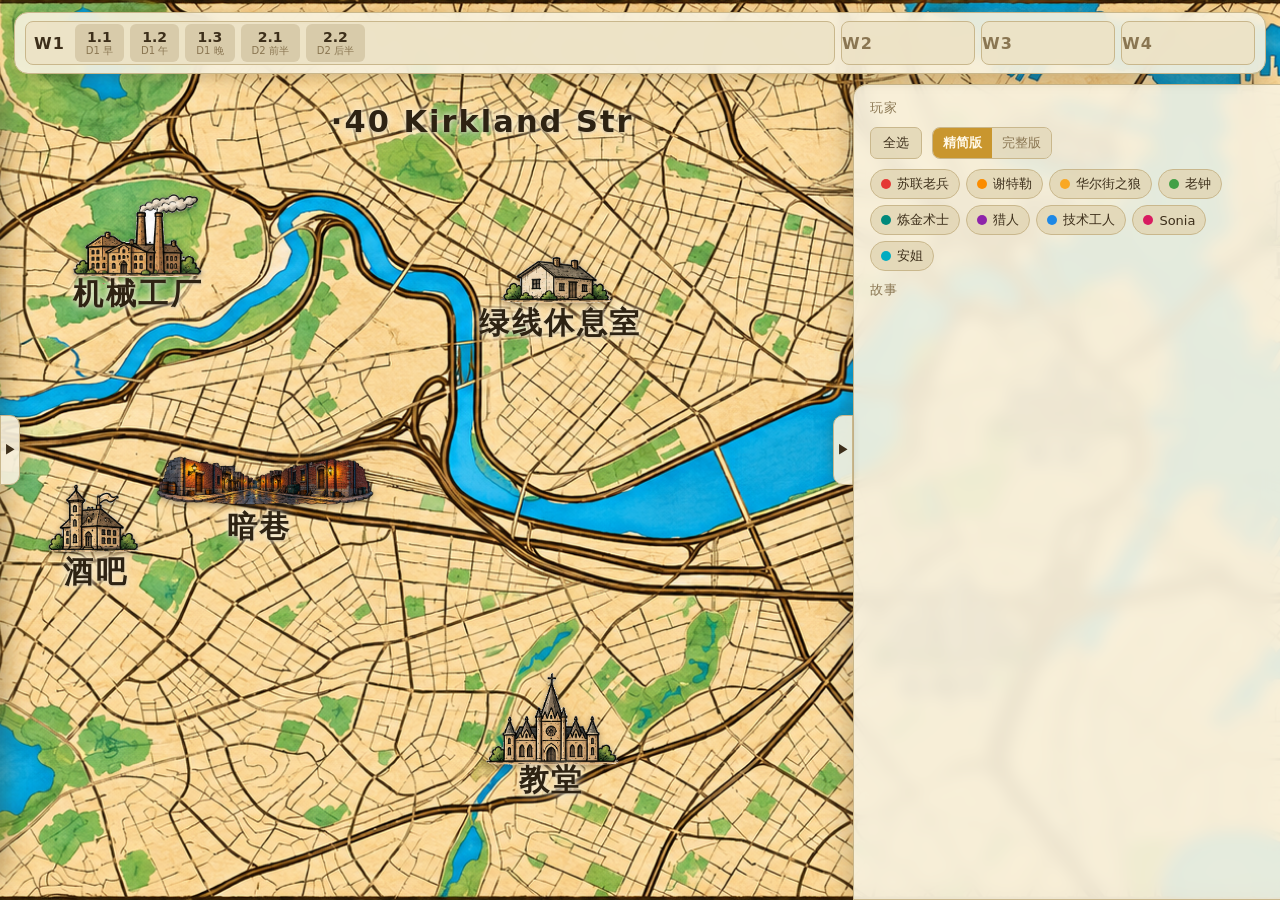
<file: index.html>
<!DOCTYPE html>
<html lang="zh-CN">
<head>
  <meta charset="UTF-8">
  <meta name="viewport" content="width=device-width, initial-scale=1.0">
  <title>圣状dnd</title>
  <link rel="stylesheet" href="css/style.css?v=1">
</head>
<body>
  <div id="mapStage">
    <div id="viewport">
      <div id="world">
        <img id="mapImg" src="波城地图.png" alt="波城地图">
      </div>
    </div>
    <div id="attrPanel"></div>
  </div>

  <header id="timelineBar"></header>

  <div id="boardPanel" class="collapsed">
    <div class="board-head">
      <span class="board-title">群众板</span>
      <div class="board-nav">
        <button id="boardPrev" class="btn" title="上一天">◀</button>
        <span id="boardDay">第 1 / 12 天</span>
        <button id="boardNext" class="btn" title="下一天">▶</button>
      </div>
      <span class="board-flex"></span>
      <button id="boardUndo" class="btn" title="撤销上一天">撤销</button>
      <button id="boardReset" class="btn" title="重置全部">重置</button>
      <button id="boardClose" class="board-close">✕</button>
    </div>
    <div class="board-hint">每天结算：先传播（知情×3，仅同阶级）→ 填加减（红/蓝/知情，可填数字或百分比）→ 得当天最终。共 12 天，◀▶ 可回看并修改历史。</div>
    <div class="board-total">总人口 500万 · 精英 15% · 学生 35% · 民众 50%</div>
    <div id="boardGroups"></div>
    <button id="boardSettle" class="btn primary board-settle">结算当天</button>
  </div>

  <button id="boardHandle" title="展开/收起群众板">▶</button>

  <aside id="sidebar">
      <div id="sidebarBody">
        <div class="sb-section-title">玩家</div>
        <div class="sb-row">
          <button id="selectAllBtn" class="btn">全选</button>
          <div class="seg" id="modeSeg">
            <button data-mode="concise" class="active">精简版</button>
            <button data-mode="full">完整版</button>
          </div>
        </div>
        <div id="playerList"></div>
        <div class="sb-section-title">故事</div>
        <div id="storyList"></div>
      </div>
    </aside>

  <button id="sidebarHandle" title="折叠/展开">▶</button>

  <div id="locationModal">
    <div class="loc-modal-card">
      <div class="lm-head">
        <button class="lm-back" id="lmBack" style="display:none">←</button>
        <h2 id="lmTitle"></h2>
        <button class="loc-modal-close" id="lmClose">✕</button>
      </div>
      <div id="lmBody">
        <div id="lmText"></div>
        <div id="lmScenes"></div>
        <div id="lmProducts"></div>
        <div id="lmStock"></div>
      </div>
      <div id="lmToast"></div>
    </div>
  </div>

  <script src="js/config.js"></script>
  <script src="js/scenes.js"></script>
  <script src="js/stories.js"></script>
  <script src="js/data.js"></script>
  <script src="js/board.js"></script>
  <script src="js/stock.js"></script>
  <script src="js/main.js"></script>
</body>
</html>
</file>
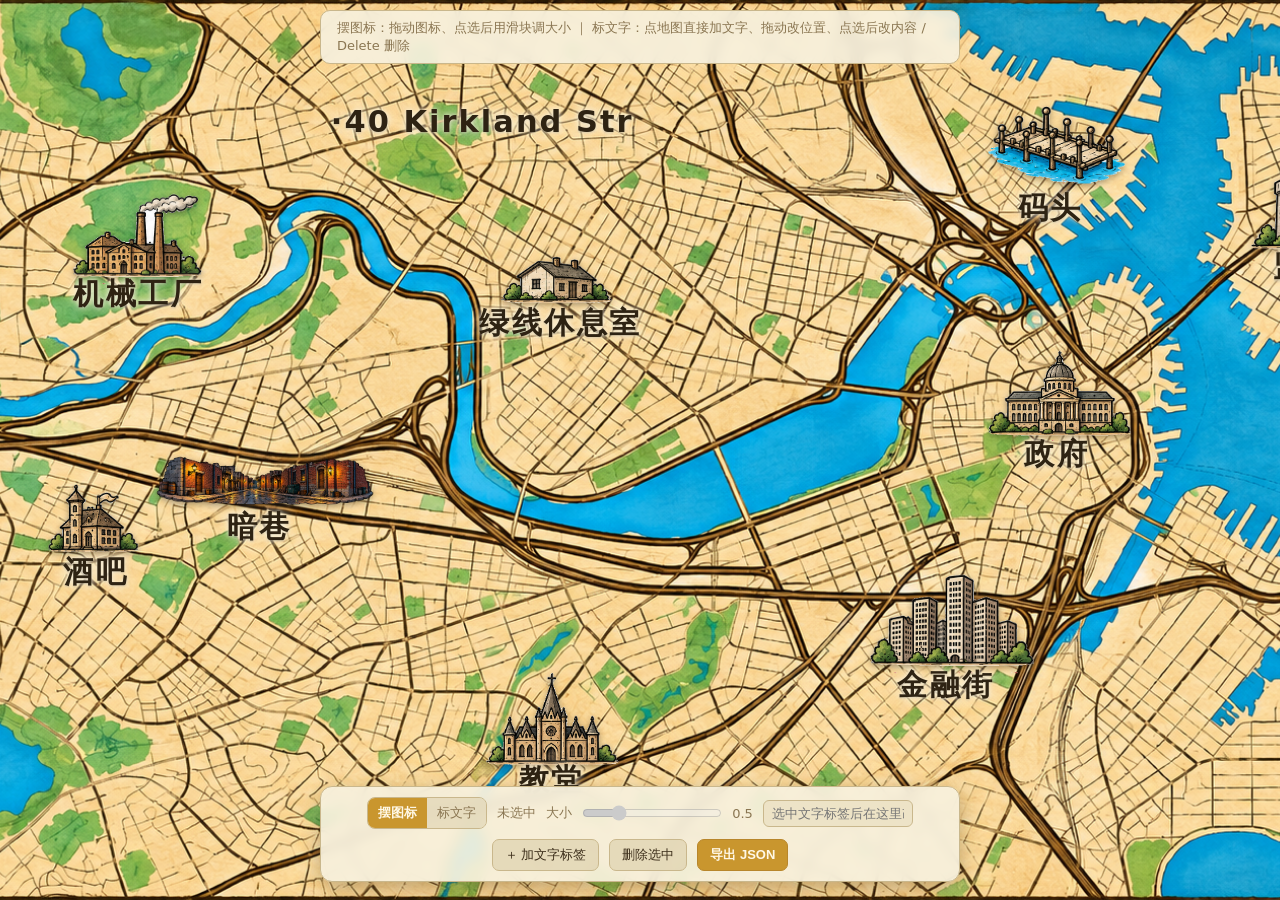
<file: editor.html>
<!DOCTYPE html>
<html lang="zh-CN">
<head>
  <meta charset="UTF-8">
  <meta name="viewport" content="width=device-width, initial-scale=1.0">
  <title>圣状dnd · 摆放编辑器</title>
  <link rel="stylesheet" href="css/style.css?v=1">
</head>
<body>
  <div class="editor-hint">摆图标：拖动图标、点选后用滑块调大小 ｜ 标文字：点地图直接加文字、拖动改位置、点选后改内容 / Delete 删除</div>

  <div id="mapStage">
    <div id="viewport">
      <div id="world">
        <img id="mapImg" src="波城地图.png" alt="波城地图">
      </div>
    </div>
  </div>

  <div id="editorToolbar">
    <div class="seg" id="modeSeg">
      <button data-mode="icon" class="active">摆图标</button>
      <button data-mode="label">标文字</button>
    </div>
    <span class="tb-label" id="tbSel">未选中</span>
    <span class="tb-label">大小</span>
    <input type="range" id="tbScale" min="0.05" max="2" step="0.05" value="0.5">
    <span class="tb-label" id="tbScaleVal">0.5</span>
    <input type="text" id="tbText" placeholder="选中文字标签后在这里改内容">
    <button class="btn" id="btnAddLabel">＋ 加文字标签</button>
    <button class="btn" id="btnDel">删除选中</button>
    <button class="btn primary" id="btnExport">导出 JSON</button>
  </div>

  <div id="exportPanel">
    <div class="export-card">
      <h3>复制下面的 JSON，粘贴给 AI 写入 js/config.js</h3>
      <textarea id="exportText" readonly spellcheck="false"></textarea>
      <div class="export-actions">
        <button class="btn" id="btnCopy">复制</button>
        <button class="btn" id="btnCloseExport">关闭</button>
      </div>
    </div>
  </div>

  <script src="js/config.js"></script>
  <script src="js/editor.js"></script>
</body>
</html>
</file>
<file: css/style.css>
:root {
  --panel-bg: rgba(248, 241, 222, 0.92);
  --panel-bg2: rgba(237, 227, 199, 0.95);
  --border: #c9b78c;
  --text: #3d2f1b;
  --muted: #8a7652;
  --accent: #c9962e;
  --accent2: #6e5b3a;
}

* { box-sizing: border-box; margin: 0; padding: 0; }

html, body {
  height: 100%;
  overflow: hidden;
  font-family: "Segoe UI", "Microsoft YaHei", "KaiTi", system-ui, sans-serif;
  color: var(--text);
  background: #d8c8a2;
}

body { position: relative; }

/* ================= 顶部时间轴 ================= */
#timelineBar {
  position: fixed;
  top: 12px;
  left: 14px;
  right: 14px;
  height: 62px;
  display: flex;
  align-items: stretch;
  gap: 6px;
  padding: 8px 10px;
  background: var(--panel-bg);
  border: 1px solid var(--border);
  border-radius: 14px;
  box-shadow: 0 3px 16px rgba(80, 60, 30, .28);
  backdrop-filter: blur(6px);
  z-index: 40;
}

.week {
  position: relative;
  display: flex;
  align-items: center;
  justify-content: center;
  min-width: 74px;
  flex: 1 1 0;
  border: 1px solid var(--border);
  border-radius: 8px;
  background: var(--panel-bg2);
  cursor: pointer;
  user-select: none;
  transition: flex-grow .25s ease, background .15s;
  overflow: hidden;
}

.week:hover { background: var(--panel-bg2); }
.week.expanded { flex-grow: 6; justify-content: flex-start; padding: 0 8px; }

.week-title {
  font-weight: 700;
  letter-spacing: 1px;
  color: var(--muted);
}
.week.expanded .week-title {
  margin-right: 10px;
  color: var(--text);
  flex: 0 0 auto;
}

.week-points {
  display: flex;
  gap: 6px;
  align-items: center;
  flex: 1;
}

.point {
  display: flex;
  flex-direction: column;
  align-items: center;
  justify-content: center;
  padding: 4px 10px;
  border-radius: 6px;
  background: rgba(213, 199, 166, 0.85);
  border: 1px solid transparent;
  cursor: pointer;
  user-select: none;
  line-height: 1.15;
  white-space: nowrap;
}
.point:hover { background: #ddcea8; }
.point .p-label { font-weight: 600; font-size: 14px; color: var(--text); }
.point .p-hint { font-size: 10px; color: var(--muted); }
.point.selected { background: var(--accent); color: #fff8e6; border-color: #b8862b; }
.point.selected .p-hint { color: #f4e6c0; }

.week-empty-hint {
  color: var(--muted);
  font-size: 13px;
}

/* ================= 主区域 ================= */
#mapStage {
  position: fixed;
  inset: 0;
  background: #d8c8a2;
  overflow: hidden;
  z-index: 1;
}

#viewport {
  position: absolute;
  inset: 0;
  overflow: hidden;
  cursor: grab;
}
#viewport.dragging { cursor: grabbing; }

#world {
  position: absolute;
  left: 0; top: 0;
  width: 1773px;
  height: 887px;
  transform-origin: 0 0;
}

#mapImg {
  position: absolute;
  left: 0; top: 0;
  width: 1773px;
  height: 887px;
  pointer-events: none;
  user-select: none;
  -webkit-user-drag: none;
}

/* 地点图标 */
.loc-icon {
  position: absolute;
  transform: translate(-50%, -100%);
  cursor: pointer;
  user-select: none;
  -webkit-user-drag: none;
  filter: drop-shadow(0 2px 3px rgba(0,0,0,.35));
}
.loc-icon:hover { filter: drop-shadow(0 0 6px rgba(190,140,50,.95)); }

/* 地名文字标签 */
.map-label {
  position: absolute;
  transform: translate(-50%, -50%);
  color: #2e2313;
  font-weight: 700;
  font-size: 30px;
  text-shadow: 0 0 4px rgba(250,244,226,.95), 0 0 10px rgba(250,244,226,.85), 0 1px 2px rgba(0,0,0,.25);
  pointer-events: none;
  white-space: nowrap;
  letter-spacing: 2px;
}

/* 玩家位置标记 */
.marker {
  position: absolute;
  transform: translate(-50%, -100%);
  display: flex;
  flex-direction: column;
  align-items: center;
  pointer-events: auto;
  cursor: default;
}
.marker .dot {
  width: 32px; height: 32px;
  border-radius: 50%;
  border: 3px solid #fff;
  box-shadow: 0 0 6px rgba(0,0,0,.5);
}
.marker .m-time {
  margin-top: 2px;
  font-size: 11px;
  font-weight: 700;
  color: var(--text);
  background: rgba(248,241,222,.9);
  border: 1px solid var(--border);
  border-radius: 4px;
  padding: 0 4px;
  line-height: 1.3;
}

/* 绿线图层 */
.route-layer {
  position: absolute;
  left: 0; top: 0;
  pointer-events: none;
}
.route-line {
  stroke: #2e8b57;
  stroke-width: 8;
  stroke-linecap: round;
  opacity: .8;
}

/* ================= 左侧属性卡 ================= */
#attrPanel {
  position: absolute;
  left: 14px;
  top: 88px;
  display: flex;
  flex-direction: column;
  gap: 10px;
  z-index: 20;
  pointer-events: none;
}

.attr-card {
  width: 210px;
  background: var(--panel-bg);
  border: 1px solid var(--border);
  border-radius: 12px;
  padding: 10px 12px;
  pointer-events: auto;
  box-shadow: 0 4px 14px rgba(80,60,30,.32);
  backdrop-filter: blur(4px);
}
.attr-card .ac-head {
  display: flex;
  align-items: center;
  gap: 6px;
  font-weight: 700;
  margin-bottom: 6px;
}
.attr-card .ac-head .dot {
  width: 10px; height: 10px; border-radius: 50%;
  flex: 0 0 auto;
}
.attr-card .ac-time {
  margin-left: auto;
  font-size: 11px;
  background: var(--accent);
  color: #fff8e6;
  border-radius: 4px;
  padding: 1px 5px;
  font-weight: 700;
}
.attr-card .ac-grid {
  display: flex;
  flex-wrap: wrap;
  gap: 2px 12px;
  font-size: 12.5px;
  margin-bottom: 6px;
}
.attr-card .ac-grid span { white-space: nowrap; font-weight: 600; }
.attr-card .ac-row { font-size: 12.5px; margin-top: 2px; }
.attr-card .ac-row .k { color: var(--muted); }
.attr-card .ac-items { font-size: 12px; color: var(--text); }
.attr-card .ac-none { color: var(--muted); font-size: 12px; }

/* ================= 右侧栏 ================= */
#sidebar {
  position: fixed;
  top: 84px;
  right: 0;
  bottom: 0;
  width: 33.33vw;
  min-width: 280px;
  display: flex;
  background: var(--panel-bg);
  border: 1px solid var(--border);
  border-right: none;
  border-radius: 14px 0 0 0;
  box-shadow: -6px 0 24px rgba(80,60,30,.25);
  backdrop-filter: blur(8px);
  transition: transform .28s ease;
  z-index: 30;
}
#sidebar.collapsed { transform: translateX(100%); }

#sidebarHandle {
  position: fixed;
  right: 33.33vw;
  top: 50%;
  transform: translateY(-50%);
  width: 20px; height: 70px;
  background: var(--panel-bg);
  border: 1px solid var(--border);
  border-radius: 10px 0 0 10px;
  cursor: pointer;
  display: flex;
  align-items: center;
  justify-content: center;
  color: var(--text);
  z-index: 55;
  box-shadow: -2px 0 10px rgba(80,60,30,.2);
  transition: right .28s ease;
}
#sidebar.collapsed ~ #sidebarHandle { right: 0; }

#sidebarBody {
  width: 100%;
  height: 100%;
  display: flex;
  flex-direction: column;
  min-height: 0;
  padding: 14px 16px;
  gap: 10px;
}

.sb-section-title {
  font-size: 13px;
  color: var(--muted);
  letter-spacing: 1px;
  text-transform: uppercase;
}

/* 玩家列表 */
#playerList {
  display: flex;
  flex-wrap: wrap;
  gap: 6px;
}
.player-chip {
  display: inline-flex;
  align-items: center;
  gap: 6px;
  padding: 5px 10px;
  border-radius: 999px;
  background: rgba(226,214,182,.85);
  border: 1px solid var(--border);
  cursor: pointer;
  user-select: none;
  font-size: 13px;
  color: var(--text);
}
.player-chip:hover { background: #e2d4b2; }
.player-chip .dot { width: 10px; height: 10px; border-radius: 50%; }
.player-chip.selected { background: #eadcb2; border-color: var(--accent); box-shadow: inset 0 0 0 1px var(--accent); }

.sb-row {
  display: flex;
  align-items: center;
  gap: 10px;
}
.btn {
  padding: 6px 12px;
  border-radius: 7px;
  border: 1px solid var(--border);
  background: rgba(226,214,182,.85);
  color: var(--text);
  cursor: pointer;
  font-size: 13px;
  white-space: nowrap;
  flex: 0 0 auto;
}
.btn:hover { background: #e2d4b2; }
.btn.primary { background: var(--accent); color: #fff8e6; border-color: #b8862b; font-weight: 700; }

/* 精简/完整切换 */
.seg {
  display: flex;
  border: 1px solid var(--border);
  border-radius: 8px;
  overflow: hidden;
}
.seg button {
  flex: 1;
  padding: 6px 10px;
  background: rgba(226,214,182,.7);
  color: var(--muted);
  border: none;
  cursor: pointer;
  font-size: 13px;
}
.seg button.active { background: var(--accent); color: #fff8e6; font-weight: 700; }

/* 故事区 */
#storyList {
  flex: 1 1 auto;
  overflow-y: auto;
  display: flex;
  flex-direction: column;
  gap: 10px;
  min-height: 0;
}
.story-block {
  background: var(--panel-bg2);
  border: 1px solid var(--border);
  border-radius: 10px;
  padding: 10px 12px;
}
.story-block .sb-head {
  display: flex;
  align-items: center;
  gap: 7px;
  flex-wrap: wrap;
  margin-bottom: 6px;
}
.story-block .dot { width: 10px; height: 10px; border-radius: 50%; flex: 0 0 auto; }
.story-block .who { font-weight: 700; }
.story-block .time-chip {
  font-size: 11px;
  background: var(--accent);
  color: #fff8e6;
  border-radius: 4px;
  padding: 1px 5px;
  font-weight: 700;
}
.story-block .loc-name { font-size: 12px; color: var(--muted); }
.story-block p { font-size: 13.5px; line-height: 1.6; white-space: pre-line; }
.story-block .no-story { color: var(--muted); font-size: 12.5px; }

#storyEmpty {
  color: var(--muted);
  font-size: 13px;
  text-align: center;
  padding: 20px 0;
}

/* ================= 地点弹窗 ================= */
#locationModal {
  position: fixed;
  inset: 0;
  background: rgba(0,0,0,.55);
  display: none;
  align-items: center;
  justify-content: center;
  z-index: 50;
}
#locationModal.open { display: flex; }
.loc-modal-card {
  position: relative;
  width: min(560px, 90vw);
  max-height: 90vh;
  overflow-y: auto;
  background: var(--panel-bg);
  border: 1px solid var(--border);
  border-radius: 14px;
}
.lm-head {
  position: sticky;
  top: 0;
  display: flex;
  align-items: center;
  gap: 10px;
  padding: 12px 16px;
  background: var(--panel-bg);
  border-bottom: 1px solid var(--border);
  z-index: 2;
}
.lm-head h2 { flex: 1; margin: 0; font-size: 18px; text-align: center; }
.lm-back {
  width: 32px; height: 32px;
  border-radius: 50%;
  border: 1px solid var(--border);
  background: var(--panel-bg2);
  color: var(--text);
  font-size: 16px;
  cursor: pointer;
  flex: 0 0 auto;
}
#lmBody { padding: 14px 16px; }
.lm-text { font-size: 14.5px; line-height: 1.7; color: var(--text); }
.lm-empty { color: var(--muted); }
.lm-subtitle {
  font-weight: 700;
  color: #8a6a2f;
  font-size: 14px;
  margin: 14px 0 6px;
}
.lm-subtitle:first-child { margin-top: 0; }
.lm-scene { position: relative; }
.lm-scene img { width: 100%; display: block; border-radius: 8px; }
.lm-scene-img {
  width: 100%;
  display: block;
  border-radius: 8px;
  margin-bottom: 4px;
  box-shadow: 0 2px 8px rgba(80,60,30,.15);
}
.lm-products-title { font-weight: 700; font-size: 15px; color: var(--text); margin: 14px 0 8px; }
.lm-products-list { display: flex; gap: 10px; flex-wrap: wrap; }
.loc-modal-close {
  border: none;
  background: transparent;
  color: var(--muted);
  font-size: 20px;
  cursor: pointer;
  line-height: 1;
  flex: 0 0 auto;
}
.loc-modal-close:hover { color: #000; }
#lmToast {
  position: absolute;
  left: 50%; top: 64px;
  transform: translateX(-50%);
  background: rgba(248,241,222,.96);
  border: 1px solid var(--border);
  border-radius: 8px;
  padding: 8px 18px;
  color: #3d2f1b;
  font-weight: 600;
  display: none;
  z-index: 3;
}
#lmToast.show { display: block; }

/* ================= 编辑器 ================= */
#editorToolbar {
  position: fixed;
  left: 50%;
  bottom: 18px;
  transform: translateX(-50%);
  display: flex;
  flex-wrap: wrap;
  justify-content: center;
  align-items: center;
  gap: 10px;
  max-width: 96vw;
  background: var(--panel-bg);
  border: 1px solid var(--border);
  border-radius: 12px;
  padding: 10px 14px;
  z-index: 40;
  box-shadow: 0 6px 20px rgba(80,60,30,.35);
  backdrop-filter: blur(6px);
}
#editorToolbar .tb-label { font-size: 13px; color: var(--muted); white-space: nowrap; flex: 0 0 auto; }
#editorToolbar input[type="range"] { width: 140px; }
#editorToolbar input[type="text"] {
  width: 150px;
  background: var(--panel-bg2);
  border: 1px solid var(--border);
  color: var(--text);
  border-radius: 6px;
  padding: 5px 8px;
  font-size: 13px;
}

.editor-hint {
  position: fixed;
  top: 10px; left: 50%;
  transform: translateX(-50%);
  z-index: 40;
  background: var(--panel-bg);
  border: 1px solid var(--border);
  border-radius: 10px;
  padding: 8px 16px;
  font-size: 13px;
  color: var(--muted);
  backdrop-filter: blur(6px);
}

.editable { cursor: move; }
.map-label.editable { pointer-events: auto; }
.loc-icon.selected { outline: 2px solid var(--accent); outline-offset: 2px; }
.map-label.editable.selected { outline: 1px dashed var(--accent); outline-offset: 3px; }

#exportPanel {
  position: fixed;
  inset: 0;
  background: rgba(0,0,0,.6);
  display: none;
  align-items: center;
  justify-content: center;
  z-index: 60;
}
#exportPanel.open { display: flex; }
.export-card {
  width: min(720px, 92vw);
  background: var(--panel-bg);
  border: 1px solid var(--border);
  border-radius: 14px;
  padding: 16px 18px;
}
.export-card h3 { margin-bottom: 10px; }
.export-card textarea {
  width: 100%;
  height: 340px;
  background: #f6efdd;
  color: #3d2f1b;
  border: 1px solid var(--border);
  border-radius: 8px;
  font-family: Consolas, monospace;
  font-size: 12px;
  padding: 10px;
  resize: vertical;
}
.export-actions { display: flex; gap: 10px; margin-top: 10px; justify-content: flex-end; }

/* ================= 群众板 ================= */
#boardPanel {
  position: fixed;
  left: 0;
  top: 84px;
  width: 390px;
  max-height: calc(100vh - 96px);
  overflow-y: auto;
  background: var(--panel-bg);
  border: 1px solid var(--border);
  border-left: none;
  border-radius: 0 14px 14px 0;
  box-shadow: 6px 0 24px rgba(80,60,30,.38);
  padding: 14px 16px;
  z-index: 25;
  transition: transform .28s ease;
  transform: translateX(0);
}
#boardPanel.collapsed { transform: translateX(-100%); }

#boardHandle {
  position: fixed;
  left: 0;
  top: 50%;
  transform: translateY(-50%);
  width: 20px; height: 70px;
  background: var(--panel-bg);
  border: 1px solid var(--border);
  border-radius: 0 10px 10px 0;
  cursor: pointer;
  display: flex;
  align-items: center;
  justify-content: center;
  color: var(--text);
  z-index: 55;
  box-shadow: 2px 0 10px rgba(80,60,30,.2);
  transition: left .28s ease;
}

.board-head { display: flex; align-items: center; gap: 8px; margin-bottom: 8px; flex-wrap: wrap; }
.board-title { font-weight: 700; font-size: 17px; }
.board-nav { display: flex; align-items: center; gap: 6px; }
#boardDay { font-weight: 700; color: #8a6a2f; white-space: nowrap; }
.board-flex { flex: 1 1 auto; }
.board-head .btn { margin: 0; padding: 4px 8px; }
.board-head .btn:disabled { opacity: .35; cursor: default; }
.board-close { border: none; background: transparent; color: var(--muted); font-size: 18px; cursor: pointer; margin-left: 2px; }
.board-hint { font-size: 12px; color: var(--muted); line-height: 1.5; margin-bottom: 8px; }
.board-total { font-size: 13px; font-weight: 700; color: var(--text); margin-bottom: 12px; }

.board-group { border: 1px solid var(--border); border-radius: 10px; padding: 10px 12px; margin-bottom: 10px; background: var(--panel-bg2); }
.bg-head { display: flex; justify-content: space-between; font-weight: 700; margin-bottom: 6px; }
.bg-total { color: #8a6a2f; }
.bg-row { display: flex; align-items: center; gap: 8px; }
.bg-label { flex: 0 0 34px; font-size: 12px; color: var(--muted); }
.bg-bar { flex: 1; display: flex; height: 20px; border-radius: 10px; overflow: hidden; background: #e8e0cb; }
.bg-bar .seg { font-size: 11px; color: #fff; font-weight: 600; display: flex; align-items: center; justify-content: center; white-space: nowrap; overflow: hidden; min-width: 0; padding: 0 5px; box-sizing: border-box; }
.seg.grey { background: #b9b2a2; color: #4a4234; }
.seg.red { background: #e0524d; }
.seg.blue { background: #4f83b8; }
.seg.known { background: #e0524d; }
.seg.unknown { background: #4f83b8; }
.bg-counts { font-size: 11px; color: var(--muted); margin: 4px 0 2px 42px; }
.bg-delta { font-size: 12px; margin: 4px 0 2px 42px; }
.bg-delta .d-pos { color: #2e8b57; font-weight: 700; }
.bg-delta .d-neg { color: #c0392b; font-weight: 700; }
.bg-delta .d-zero { color: var(--muted); }
.bg-delta.flash { animation: boardFlash 1.2s ease; }
@keyframes boardFlash {
  0% { background: rgba(201,150,46,.45); }
  100% { background: transparent; }
}
.bg-inputs { display: flex; gap: 8px; margin-top: 6px; }
.bg-inputs label { font-size: 12px; color: var(--text); display: flex; align-items: center; gap: 4px; }
.bg-inputs input {
  width: 78px;
  background: #fff;
  border: 1px solid var(--border);
  border-radius: 6px;
  padding: 4px 6px;
  font-size: 12px;
  color: var(--text);
}
.board-settle { width: 100%; margin-top: 4px; padding: 8px; }

/* ================= 股票看板（金融街弹窗） ================= */
#lmStock { margin-top: 2px; }
.stock-head { display: flex; align-items: center; gap: 8px; flex-wrap: wrap; font-size: 13px; color: var(--muted); margin-bottom: 10px; }
.stock-head b { color: #8a6a2f; }
.stock-nav { width: 26px; height: 26px; border: 1px solid var(--border); border-radius: 6px; background: rgba(226,214,182,.7); color: var(--text); cursor: pointer; font-size: 13px; }
.stock-nav:disabled { opacity: .35; cursor: default; }
.stock-day { font-weight: 700; color: #8a6a2f; white-space: nowrap; }
.stock-hint { font-size: 12px; color: var(--muted); }
.stock-main { display: flex; gap: 12px; align-items: stretch; }
.stock-chart-wrap { flex: 1 1 auto; min-width: 0; }
.stock-chart { display: block; }
.stock-legend { flex: 0 0 148px; display: flex; flex-direction: column; gap: 10px; justify-content: center; }
.stock-lg { display: flex; align-items: center; gap: 6px; font-size: 12px; }
.stock-lg-dot { width: 10px; height: 10px; border-radius: 50%; flex: 0 0 auto; }
.stock-lg-name { flex: 1 1 auto; color: var(--text); white-space: nowrap; overflow: hidden; text-overflow: ellipsis; }
.stock-lg-price { font-weight: 700; color: #8a6a2f; }
.stock-lg-chg { font-weight: 700; font-size: 11px; }
.stock-lg-chg.up { color: #c0392b; }
.stock-lg-chg.down { color: #2e7d32; }
.stock-lg-chg.zero { color: var(--muted); }
.stock-ctrl { display: flex; flex-wrap: wrap; gap: 8px; margin-top: 12px; }
.stock-lock { display: flex; align-items: center; gap: 4px; border: 1px solid var(--border); border-radius: 8px; padding: 4px 6px; background: var(--panel-bg2); }
.stock-lock-name { font-size: 12px; color: var(--text); margin-right: 2px; white-space: nowrap; }
.stock-btn { padding: 4px 9px; border: 1px solid var(--border); border-radius: 6px; background: rgba(226,214,182,.7); color: var(--text); cursor: pointer; font-size: 12px; }
.stock-btn.active { background: var(--accent); color: #fff8e6; font-weight: 700; border-color: #b8862b; }
.stock-actions { display: flex; gap: 8px; margin-top: 12px; }

/* ================= 场景热点（商店互动，在弹窗框内） ================= */
.hotspot {
  position: absolute;
  transform: translate(-50%, -50%);
  border: 2px dashed #ffd45e;
  background: rgba(201, 150, 46, .28);
  color: #fff;
  font-weight: 700;
  font-size: 14px;
  letter-spacing: 1px;
  border-radius: 10px;
  cursor: pointer;
  text-shadow: 0 1px 3px rgba(0,0,0,.9);
  animation: hotspotPulse 1.6s ease-in-out infinite;
  display: flex;
  align-items: center;
  justify-content: center;
  z-index: 2;
}
.hotspot:hover { background: rgba(201, 150, 46, .55); }
@keyframes hotspotPulse {
  0%, 100% { box-shadow: 0 0 0 0 rgba(255, 212, 94, .6); }
  50% { box-shadow: 0 0 0 10px rgba(255, 212, 94, 0); }
}

.product-card {
  width: 150px;
  background: #fff;
  border: 1px solid #c9b78c;
  border-radius: 10px;
  overflow: hidden;
  box-shadow: 0 2px 8px rgba(80,60,30,.2);
}
.product-card img { width: 100%; height: 120px; object-fit: cover; display: block; background: #f3ecda; }
.product-card .p-info { padding: 8px 10px; }
.product-card .p-name { font-weight: 700; color: #3d2f1b; }
.product-card .p-price { color: #c9962e; font-weight: 700; font-size: 15px; margin: 2px 0; }
.product-card .p-desc { font-size: 12px; color: #8a7652; line-height: 1.5; }
</file>
